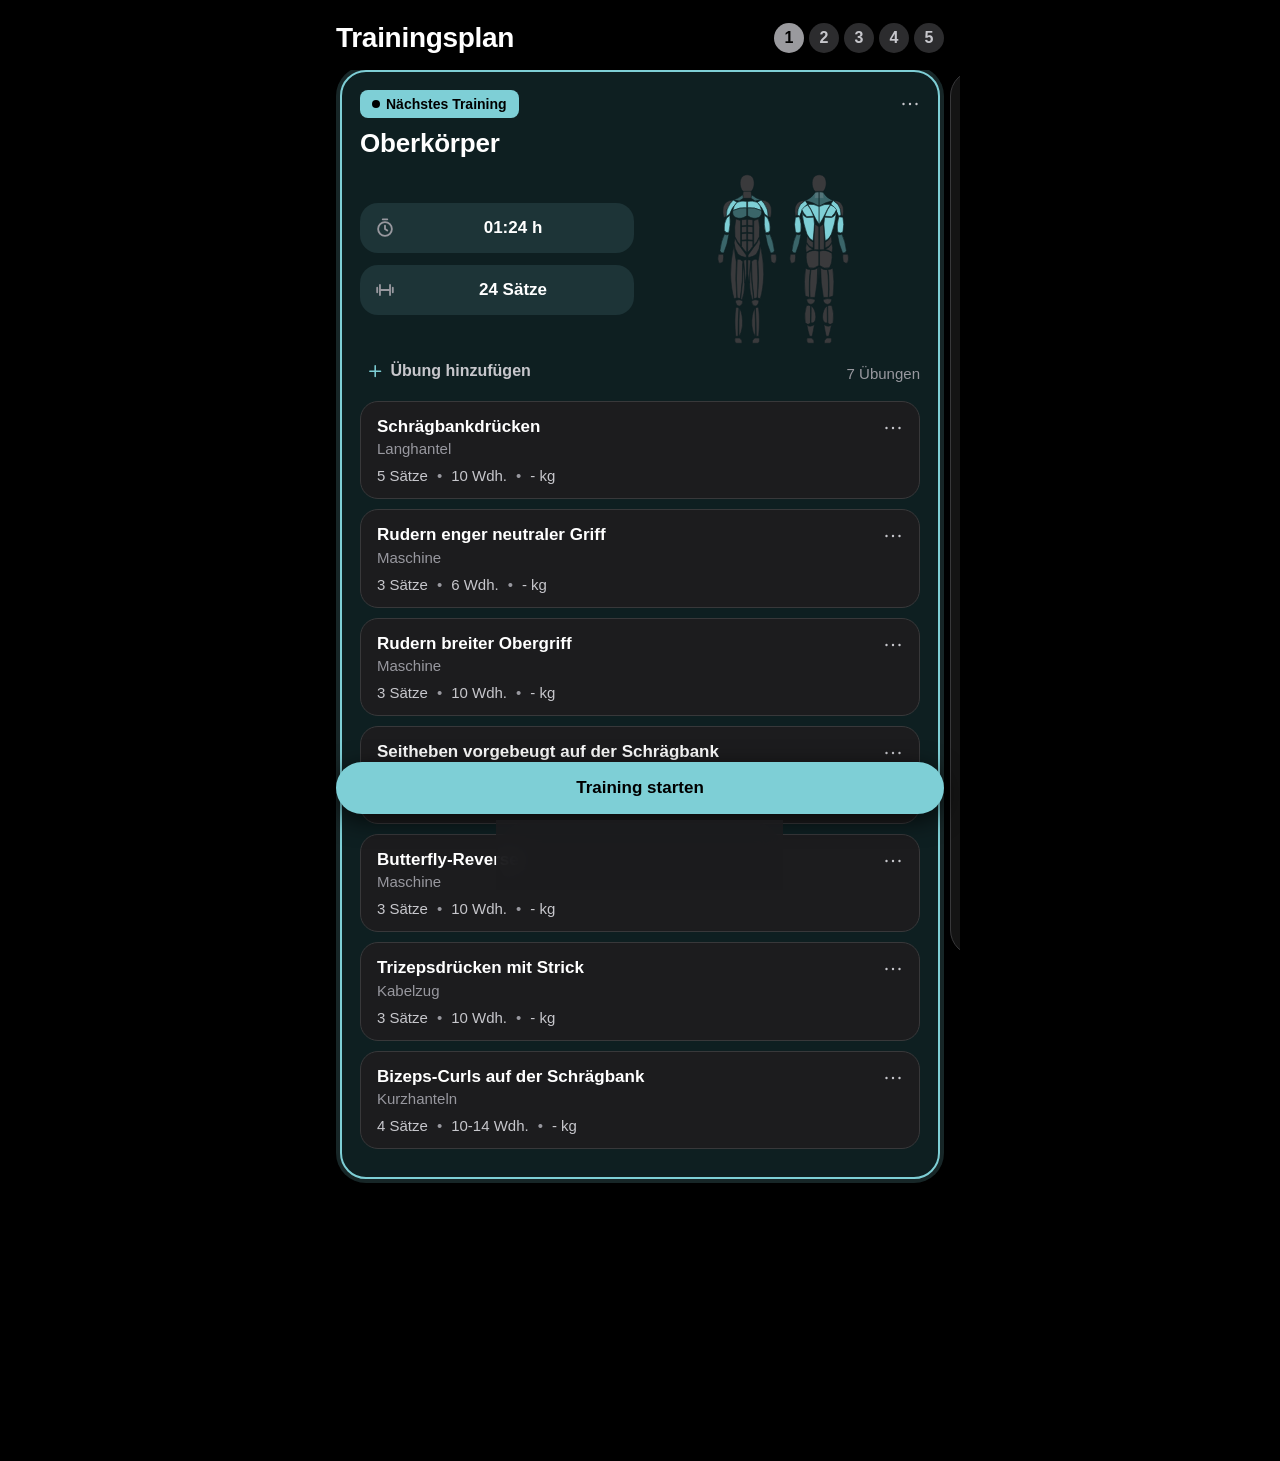
<file: index.html>
<!doctype html>
<html lang="de">
<head>
  <meta charset="utf-8">
  <meta name="viewport" content="width=device-width, initial-scale=1, viewport-fit=cover">
  <title>Gym Tracker</title>
  <meta name="theme-color" content="#000000">
  <meta name="apple-mobile-web-app-capable" content="yes">
  <meta name="mobile-web-app-capable" content="yes">
  <meta name="apple-mobile-web-app-status-bar-style" content="black-translucent">
  <meta name="apple-mobile-web-app-title" content="Gym">
  <link rel="manifest" href="manifest.webmanifest">
  <link rel="icon" href="icons/icon-192.png">
  <link rel="apple-touch-icon" href="icons/apple-touch-icon.png">
  <link rel="stylesheet" href="style.css">
</head>
<body>
  <main id="app"></main>

  <nav id="nav" class="nav">
    <button data-view="plan" data-icon="dumbbell" class="active">Training</button>
    <button data-view="calendar" data-icon="calendar">Kalender</button>
    <button data-view="data" data-icon="data">Daten</button>
  </nav>

  <div id="modal" class="modal hidden"><div class="modal-box" id="modal-box"></div></div>
  <div id="toast" class="toast" role="status" aria-live="polite"></div>

  <script src="plan.js"></script>
  <script src="coach.js"></script>
  <script src="app.js"></script>
</body>
</html>
</file>
<file: style.css>
:root {
  --bg: #000;
  --card: #1c1c1e;
  --card2: #2c2c2e;
  --card3: #3a3a3c;
  --border: #38383a;
  --line: #48484a;
  --text: #fff;
  --text-2: #c7c7cc;
  --muted: #98989f;
  --accent: #7ecfd6;
  --accent-dark: #2f5d63;
  --accent-bg: #1d3437;
  --accent-glow: rgba(126, 207, 214, .18);
  --green: #4caf50;
  --green-dark: #2e5e30;
  --green-bg: #1a2e1b;
  --red: #ff6b6b;
  --amber: #ffb454;
  --amber-bg: #3a2c14;
  --r-s: 12px;
  --r-m: 18px;
  --r-l: 26px;
  --r-full: 999px;
  --tap: 44px;
  --safe-top: env(safe-area-inset-top, 0px);
  --safe-bottom: env(safe-area-inset-bottom, 0px);
}

* { box-sizing: border-box; -webkit-tap-highlight-color: transparent; }

html, body {
  margin: 0;
  overflow-x: hidden;
  background: var(--bg);
  color: var(--text);
  font-family: -apple-system, BlinkMacSystemFont, "SF Pro Text", "Segoe UI", Roboto, sans-serif;
  font-size: 16px;
  -webkit-text-size-adjust: 100%;
}

body { padding-top: var(--safe-top); }
body.in-workout { padding-top: 0; }

main { padding: 12px 16px calc(180px + var(--safe-bottom)); max-width: 640px; margin: 0 auto; }
body.in-workout main { padding-bottom: calc(110px + var(--safe-bottom)); }

button { font: inherit; color: inherit; border: 0; background: none; cursor: pointer; }
button, input, a, select, label { touch-action: manipulation; }
input { font: inherit; }
a { color: var(--accent); }

/* Sichtbarer Fokus für Tastatur / Schaltersteuerung (nicht bei Touch) */
:focus-visible { outline: 2px solid var(--accent); outline-offset: 2px; }

h1 { font-size: 30px; margin: 10px 0 14px; letter-spacing: -.3px; }
h2 { font-size: 26px; margin: 10px 0 14px; letter-spacing: -.2px; }
.muted { color: var(--muted); }
.small { font-size: 14px; }
.hidden { display: none !important; }

svg.i {
  width: 1.15em; height: 1.15em; flex-shrink: 0;
  fill: none; stroke: currentColor; stroke-width: 2; stroke-linecap: round; stroke-linejoin: round;
}

/* ---------- Plan: Kopfzeile mit Trainings 1–5 ---------- */
.plan-head { display: flex; align-items: center; justify-content: space-between; gap: 8px; margin: 10px 0 16px; }
.plan-head h1 { margin: 0; font-size: clamp(20px, 6.6vw, 28px); white-space: nowrap; }
.tabs { display: flex; gap: 5px; flex-shrink: 0; max-width: 58%; overflow-x: auto; scrollbar-width: none; }
.tabs::-webkit-scrollbar { display: none; }
.tab {
  flex-shrink: 0; width: 30px; height: 30px; padding: 0; border-radius: 50%;
  display: flex; align-items: center; justify-content: center;
  background: var(--card2); color: var(--text-2); font-weight: 700; font-size: 16px;
}
.tab svg.i { width: 18px; height: 18px; stroke-width: 2.8; }
.tab.done { background: var(--accent-dark); color: #fff; }
.tab.active { background: #9a9a9e; color: #000; }
.tab.done.active { background: var(--accent); color: #000; }

/* ---------- Workout-Karten (horizontal wischbar) ---------- */
.slider {
  display: flex; gap: 10px; overflow-x: auto; scroll-snap-type: x mandatory;
  align-items: flex-start; scrollbar-width: none; margin: 0 -16px; padding: 0 20px;
  scroll-padding: 0 20px;
}
.slider::-webkit-scrollbar { display: none; }
/* Karte mittig mit 20 px Rand; bei 10 px Abstand schauen links/rechts 10 px der Nachbarkarten rein
   (wie im Original) -> man sieht, dass man wischen kann */
.wcard {
  flex: 0 0 100%; scroll-snap-align: center;
  background: #141414; border: 1px solid var(--border); border-radius: var(--r-l); padding: 18px;
}

.badge {
  display: inline-flex; align-items: center; gap: 6px;
  font-size: 13px; font-weight: 600; padding: 4px 10px; border-radius: 8px;
  background: var(--card2); color: var(--text-2);
}
/* Farbbedeutung: Akzent = als Nächstes / jetzt, Grün = erledigt */
.badge.next { background: var(--accent); color: #000; font-size: 14px; font-weight: 700; padding: 6px 12px; }
.badge.next::before {
  content: ''; width: 8px; height: 8px; border-radius: 50%; background: #000;
  animation: pulse 1.6s ease-in-out infinite;
}
.badge.done { background: var(--green); color: #000; }
@keyframes pulse { 50% { opacity: .3; } }

.card-top { display: flex; justify-content: space-between; align-items: center; }
.card-date { color: var(--muted); font-weight: 600; font-size: 14px; }

/* ---------- Nächster Trainingstag: deutlich hervorgehoben ---------- */
.wcard.next,
.wcard:has(.badge.next) {
  border: 2px solid var(--accent);
  background: #0e1f21;
  box-shadow: 0 0 0 4px var(--accent-glow);
}
.wcard.next .card-date,
.wcard:has(.badge.next) .card-date { color: var(--accent); font-size: 15px; }
.wcard.next .stat,
.wcard:has(.badge.next) .stat { background: var(--accent-bg); }

/* Dauer + Sätze links, Körperfigur rechts (wie im Original) */
.card-main { display: grid; grid-template-columns: 1fr 1fr; gap: 12px; align-items: center; margin-bottom: 4px; }
.stat-col { display: flex; flex-direction: column; gap: 12px; }
.stat-pill {
  display: flex; align-items: center; gap: 10px; min-height: 50px; padding: 0 14px;
  background: var(--card); border-radius: var(--r-m); font-weight: 600; font-size: 17px; font-variant-numeric: tabular-nums;
}
.stat-pill svg.i { width: 22px; height: 22px; color: var(--muted); }
.stat-pill span { flex: 1; text-align: center; }
.wcard.next .stat-pill, .wcard:has(.badge.next) .stat-pill { background: var(--accent-bg); }
.body { display: flex; justify-content: center; gap: 6px; }
.body svg { height: 172px; width: auto; max-width: 50%; }
.body path { fill: #3a3a3c; stroke: #141414; stroke-width: .7; stroke-linejoin: round; }
.body path.on { fill: var(--accent); }                       /* Hauptmuskel */
.body path.on2 { fill: var(--accent); fill-opacity: .4; }    /* arbeitet mit */
.wcard.next .body path, .wcard:has(.badge.next) .body path { stroke: #0e1f21; }
.add-row { display: flex; align-items: center; justify-content: space-between; margin-bottom: 4px; }
.add-row .muted { font-size: 15px; }
.ex-line .sep { margin: 0 9px; color: var(--muted); }

/* Nebenaktion: dezent, nur das Icon im Akzent */
.add-line {
  display: inline-flex; align-items: center; gap: 6px; min-height: var(--tap);
  color: var(--text-2); font-size: 16px; font-weight: 600; margin-bottom: 4px;
}
.add-line svg.i { color: var(--accent); }

.ex {
  background: var(--card); border: 1px solid var(--border); border-radius: var(--r-m);
  padding: 14px 16px; margin-bottom: 10px;
}
.ex-head { display: flex; justify-content: space-between; align-items: flex-start; gap: 8px; }
.ex-name { font-weight: 600; font-size: 17px; line-height: 1.25; }
.ex-equip { color: var(--muted); font-size: 15px; margin-top: 3px; }
.ex-line { color: var(--text-2); margin-top: 10px; font-size: 15px; }
.more {
  flex-shrink: 0; width: var(--tap); height: var(--tap); margin: -10px -12px -10px 0; border-radius: var(--r-full);
  display: flex; align-items: center; justify-content: center; color: var(--text-2);
}
.more svg.i { width: 24px; height: 24px; fill: currentColor; stroke: none; }
.more:active { background: var(--card2); }
.empty { color: var(--muted); text-align: center; padding: 20px 0; margin: 0; }

/* ---------- Buttons ---------- */
.btn {
  display: flex; align-items: center; justify-content: center; gap: 8px;
  width: 100%; min-height: 52px; padding: 14px; border-radius: var(--r-full);
  background: var(--accent); color: #000; font-weight: 700; font-size: 17px; text-align: center;
}
.btn:active { filter: brightness(.9); }
.btn:disabled { opacity: .4; }
.btn.secondary { background: var(--card2); color: var(--text); }
.btn.danger { background: transparent; color: var(--red); border: 1px solid var(--red); }
.btn.danger-fill { background: var(--red); color: #000; }
.btn.small { display: inline-flex; width: auto; min-height: var(--tap); padding: 8px 16px; font-size: 15px; }
.btn + .btn { margin-top: 10px; }
.btn-row { display: flex; gap: 8px; flex-wrap: wrap; margin-top: 12px; }
.btn-row .btn { margin-top: 0; }

.float {
  position: fixed; left: 16px; right: 16px; width: auto; bottom: calc(86px + var(--safe-bottom));
  max-width: 608px; margin: 0 auto; z-index: 5; box-shadow: 0 6px 24px rgba(0,0,0,.7);
}
body.in-workout .float { bottom: calc(16px + var(--safe-bottom)); }
body.typing .float { display: none; }

/* ---------- Navigation unten ---------- */
.nav {
  position: fixed; left: 50%; transform: translateX(-50%);
  bottom: calc(10px + var(--safe-bottom));
  display: flex; gap: 4px; padding: 6px; border-radius: var(--r-full);
  background: rgba(28, 28, 30, .92); border: 1px solid var(--border); z-index: 6;
  -webkit-backdrop-filter: blur(12px); backdrop-filter: blur(12px);
}
.nav button {
  display: flex; flex-direction: column; align-items: center; gap: 3px;
  min-width: 88px; min-height: 52px; padding: 7px 16px; border-radius: var(--r-full);
  font-size: 13px; font-weight: 600; color: var(--text-2);
}
.nav button svg.i { width: 24px; height: 24px; }
.nav button.active { background: var(--card2); color: var(--accent); }
body.in-workout .nav { display: none; }

/* ---------- Training läuft ---------- */
.wo-head {
  position: sticky; top: 0; z-index: 4; background: rgba(0, 0, 0, .94);
  -webkit-backdrop-filter: blur(12px); backdrop-filter: blur(12px);
  margin: 0 -16px 8px; padding: calc(var(--safe-top) + 10px) 16px 10px;
  display: flex; align-items: center; justify-content: space-between;
}
.wo-head h2 { margin: 0; font-size: 24px; }
.timer { font-variant-numeric: tabular-nums; color: var(--accent); font-weight: 700; font-size: 20px; }
.progress { height: 6px; background: var(--card2); border-radius: 3px; overflow: hidden; margin: 0 0 14px; }
.progress div { height: 100%; background: var(--accent); transition: width .25s; }

.set-row { display: grid; grid-template-columns: 26px 1fr 1fr 48px; gap: 8px; align-items: center; margin-top: 8px; }
.set-row.head { color: var(--muted); font-size: 13px; margin-top: 14px; text-align: center; }
.set-row.head div:first-child { text-align: left; }
.set-row .num { color: var(--muted); text-align: center; font-weight: 600; }
/* kg/Wdh.-Felder: Tippen öffnet das Zahlenrad */
.cell {
  width: 100%; height: 46px; padding: 0 6px; border-radius: var(--r-s); border: 1px solid var(--border);
  background: var(--card2); color: var(--text); text-align: center; font-size: 18px; font-weight: 600;
  font-variant-numeric: tabular-nums; white-space: nowrap; overflow: hidden; text-overflow: ellipsis;
}
.cell.ph { color: var(--muted); font-weight: 500; }               /* Wert vom letzten Mal */
.cell.empty { color: var(--muted); opacity: .6; font-size: 14px; font-weight: 500; }
.cell:active { border-color: var(--accent); }
.set-row.done .cell { border-color: var(--green-dark); background: var(--green-bg); color: var(--text); }
/* Abhaken: im Ruhezustand jetzt klar sichtbar (vorher Kontrast ~2,8:1) */
.check {
  width: 48px; height: 46px; border-radius: var(--r-s); background: var(--card2);
  border: 1px solid var(--line); display: flex; align-items: center; justify-content: center; color: var(--muted);
}
.check svg.i { width: 24px; height: 24px; stroke-width: 2.6; }
.set-row.done .check { background: var(--green); color: #000; border-color: var(--green); }
.ex.complete { border-color: var(--green-dark); }
.ex-actions { display: flex; justify-content: space-between; margin-top: 12px; }
.pill {
  display: inline-flex; align-items: center; gap: 4px; min-height: var(--tap); padding: 6px 16px;
  border-radius: var(--r-full); background: var(--card2); color: var(--text-2); font-size: 15px; font-weight: 600;
}
.pill svg.i { color: var(--accent); }
.pill.red, .pill.red svg.i { color: var(--red); }

.add-card {
  display: flex; align-items: center; justify-content: center; gap: 8px; width: 100%;
  min-height: 56px; border: 1.5px dashed var(--line); border-radius: var(--r-m);
  color: var(--text-2); font-weight: 600; font-size: 16px; margin-top: 4px;
}
.add-card svg.i { color: var(--accent); }
.add-card:active { background: var(--card); }

/* ---------- Kalender ---------- */
.cal-head { display: flex; align-items: center; justify-content: space-between; margin-bottom: 10px; }
.cal-head button { font-size: 28px; width: var(--tap); height: var(--tap); border-radius: var(--r-full); color: var(--accent); }
.cal-head button:active { background: var(--card2); }
.cal-title { font-weight: 700; font-size: 19px; }
.cal-grid { display: grid; grid-template-columns: repeat(7, 1fr); gap: 4px; text-align: center; }
.cal-grid .wd { color: var(--muted); font-size: 13px; padding: 4px 0; }
.day {
  aspect-ratio: 1; border-radius: var(--r-s); display: flex; flex-direction: column;
  align-items: center; justify-content: center; font-size: 15px; background: var(--card); position: relative;
}
.day.empty { background: transparent; }
.day.today { box-shadow: inset 0 0 0 1.5px var(--muted); font-weight: 700; }
.day.has { background: var(--accent-dark); font-weight: 700; }
/* Nächster geplanter Trainingstag (Klasse .next im JS setzen) */
.day.next { background: var(--accent-bg); box-shadow: inset 0 0 0 2px var(--accent); color: var(--accent); font-weight: 700; }
.day.sel { background: var(--accent); color: #000; }
/* Heute bleibt auch markiert, wenn der Tag ausgewählt ist */
.day.sel.today { box-shadow: inset 0 0 0 2px #000; }
.day .dots { font-size: 10px; line-height: 1; margin-top: 2px; letter-spacing: 1px; }
.month-sum { color: var(--muted); margin: 12px 0; font-size: 14px; }
.list-h { margin: 20px 0 10px; font-size: 18px; }

.session { background: var(--card); border: 1px solid var(--border); border-radius: var(--r-m); padding: 14px 16px; margin-bottom: 10px; }
.session-title { font-weight: 700; font-size: 18px; }
.session ul { padding-left: 18px; margin: 10px 0 0; color: var(--text-2); font-size: 15px; line-height: 1.4; }
.session li { margin-bottom: 4px; }

/* ---------- Daten ---------- */
.panel { background: var(--card); border: 1px solid var(--border); border-radius: var(--r-m); padding: 16px; margin-bottom: 14px; }
.panel h3 { margin: 0 0 6px; font-size: 17px; }
.panel p { margin: 0 0 12px; color: var(--muted); font-size: 14px; line-height: 1.45; }
.field, select {
  width: 100%; height: 48px; padding: 0 12px; border-radius: var(--r-s); background: var(--card2); color: var(--text);
  border: 1px solid var(--border); font: inherit; font-size: 17px;
}
.field:focus { outline: none; border-color: var(--accent); }

/* ---------- Modal / Bottom-Sheet ---------- */
.modal {
  position: fixed; inset: 0; background: rgba(0,0,0,.65); z-index: 20;
  display: flex; align-items: flex-end; justify-content: center;
}
.modal-box {
  width: 100%; max-width: 640px; max-height: calc(100% - 24px); overflow-y: auto; overscroll-behavior: contain;
  background: var(--card); border-radius: 24px 24px 0 0;
  padding: 10px 18px calc(18px + var(--safe-bottom));
  animation: sheet-in .22s ease-out;
}
.modal-box::before {
  content: ''; display: block; width: 38px; height: 5px; border-radius: 3px;
  background: var(--line); margin: 0 auto 14px;
}
@keyframes sheet-in { from { transform: translateY(30px); opacity: .4; } to { transform: none; opacity: 1; } }
.sheet-h { margin: 0 0 8px; font-size: 22px; }
.sheet-text { color: var(--muted); font-size: 15px; line-height: 1.45; margin: 0 0 18px; }
.sheet-title { color: var(--muted); font-size: 14px; font-weight: 600; text-align: center; margin: 0 0 12px; }
.sheet-btn {
  display: flex; align-items: center; gap: 12px; width: 100%; min-height: 52px; padding: 0 16px;
  border-radius: 14px; background: var(--card2); font-size: 17px; margin-bottom: 8px; text-align: left;
}
.sheet-btn svg.i { width: 22px; height: 22px; color: var(--accent); }
.sheet-btn.danger, .sheet-btn.danger svg.i { color: var(--red); }
.sheet-btn:disabled { opacity: .35; }
.sheet-btn:active { background: var(--card3); }
.big-check {
  width: 64px; height: 64px; border-radius: var(--r-full); margin: 6px auto 12px;
  background: var(--green); color: #000; display: flex; align-items: center; justify-content: center;
}
.big-check svg.i { width: 36px; height: 36px; stroke-width: 2.8; }

/* ---------- Formular "Übung hinzufügen" ---------- */
.form label:not(.check-line) { display: block; color: var(--muted); font-size: 13px; font-weight: 600; margin: 14px 0 6px; }
.suggest { display: flex; flex-wrap: wrap; gap: 6px; }
.suggest:not(:empty) { margin-top: 8px; }
.suggest button {
  min-height: 40px; padding: 8px 14px; border-radius: var(--r-full); background: var(--accent-bg); color: var(--accent);
  font-size: 14px; font-weight: 600; text-align: left;
}
.suggest small { color: var(--muted); font-weight: 400; }
.equip-chips { display: flex; flex-wrap: wrap; gap: 8px; }
.equip-chips button {
  min-height: var(--tap); padding: 8px 14px; border-radius: var(--r-full); background: var(--card2); color: var(--text); font-size: 15px;
}
.equip-chips button.on { background: var(--accent); color: #000; font-weight: 600; }
.form-row { display: grid; grid-template-columns: 1.25fr 1fr 1fr; gap: 10px; }
.form-row .field { text-align: center; }
.stepper {
  display: flex; align-items: center; height: 48px; border-radius: var(--r-s);
  background: var(--card2); border: 1px solid var(--border);
}
.stepper button { width: var(--tap); height: 100%; display: flex; align-items: center; justify-content: center; color: var(--accent); }
.stepper span { flex: 1; text-align: center; font-size: 18px; font-weight: 600; font-variant-numeric: tabular-nums; }
.hint { color: var(--muted); font-size: 13px; margin: 6px 0 0; }
.check-line { display: flex; gap: 12px; align-items: center; min-height: var(--tap); margin-top: 16px; color: var(--text); font-size: 15px; line-height: 1.3; }
.check-line input { width: 24px; height: 24px; flex-shrink: 0; accent-color: var(--accent); }
.form-error { color: var(--red); font-size: 14px; min-height: 20px; margin: 10px 0 6px; }

/* ---------- Toast ---------- */
.toast {
  position: fixed; left: 50%; top: calc(var(--safe-top) + 10px); z-index: 30;
  width: max-content; max-width: calc(100vw - 32px); padding: 12px 18px; border-radius: 22px;
  background: var(--card3); color: var(--text); font-size: 15px; font-weight: 500; text-align: center;
  box-shadow: 0 6px 24px rgba(0,0,0,.5);
  transform: translate(-50%, calc(-100% - 20px - var(--safe-top))); transition: transform .25s ease;
  pointer-events: none;
}
.toast.show { transform: translate(-50%, 0); }

/* ---------- Weniger Bewegung, wenn im System eingestellt ---------- */
@media (prefers-reduced-motion: reduce) {
  .modal-box, .badge.next::before { animation: none; }
  .toast, .progress div { transition: none; }
}

/* ---------- Links ---------- */
.link { color: var(--accent); font-size: 15px; font-weight: 600; padding: 8px 0; min-height: var(--tap); }

/* ---------- Trainingstage ---------- */
.card-top-r { display: flex; align-items: center; gap: 2px; }
.card-top-r .more { margin: -10px -12px -10px 0; }
.wcard.add-day {
  display: flex; flex-direction: column; align-items: center; justify-content: center; gap: 10px;
  min-height: 300px; border: 1.5px dashed var(--line); background: transparent; text-align: center;
}
.wcard.add-day .muted { font-size: 14px; max-width: 240px; margin: 0; line-height: 1.4; }
.add-day-btn {
  display: flex; flex-direction: column; align-items: center; gap: 10px;
  color: var(--text-2); font-size: 17px; font-weight: 600; padding: 12px;
}
.add-day-btn svg.i { width: 44px; height: 44px; padding: 10px; border-radius: 50%; background: var(--accent-bg); color: var(--accent); }

/* ---------- Empfehlung (Symbol an der Übung) ---------- */
.rec {
  display: inline-flex; align-items: center; gap: 6px; min-height: 32px; margin-top: 10px; padding: 5px 12px;
  border-radius: var(--r-full); font-size: 14px; font-weight: 600;
}
.rec svg.i { width: 18px; height: 18px; }
.rec-up, .rec-reps { background: var(--green-bg); color: var(--green); }
.rec-down { background: var(--amber-bg); color: var(--amber); }
.rec-box { background: var(--card2); border-radius: var(--r-m); padding: 14px; border-left: 3px solid var(--line); }
.rec-box.rec-up, .rec-box.rec-reps { border-left-color: var(--green); background: var(--card2); color: var(--text); }
.rec-box.rec-down { border-left-color: var(--amber); background: var(--card2); color: var(--text); }
.rec-title { display: flex; align-items: center; gap: 8px; font-weight: 700; font-size: 17px; margin-bottom: 6px; }
.rec-box.rec-up .rec-title svg.i, .rec-box.rec-reps .rec-title svg.i { color: var(--green); }
.rec-box.rec-down .rec-title svg.i { color: var(--amber); }
.rec-box.tip { border-left-color: var(--accent); }
.rec-box.tip .rec-title svg.i { color: var(--accent); }
.rec.tip { background: var(--accent-bg); color: var(--accent); }
.rec-box p { margin: 0; color: var(--text-2); font-size: 15px; line-height: 1.45; }
.rec-box .btn { margin-top: 12px; }
.rec-src { color: var(--muted); font-size: 12px; line-height: 1.4; margin: 8px 2px 0; }

/* ---------- Tendenz ---------- */
.trend { font-size: 13px; font-weight: 700; white-space: nowrap; font-variant-numeric: tabular-nums; }
.trend.up { color: var(--green); }
.trend.down { color: var(--red); }
.trend.same, .trend.new { color: var(--muted); }
.trend-sum { display: flex; flex-wrap: wrap; align-items: center; gap: 12px; margin-top: 8px; font-size: 14px; }
.trend-sum .trend { font-size: 15px; }
.trend-sum .muted { font-size: 13px; }
.session .ex-list { list-style: none; padding: 0; margin: 12px 0 0; }
.ex-list li { padding: 8px 0; border-top: 1px solid var(--border); }
.li-head { display: flex; justify-content: space-between; align-items: baseline; gap: 10px; font-size: 15px; }
.li-sets { color: var(--muted); font-size: 14px; margin-top: 2px; line-height: 1.4; }
.legend { color: var(--muted); font-size: 12px; line-height: 1.5; margin: 6px 2px; }
.btn.icon-only { padding: 8px 14px; }
.btn.icon-only svg.i { width: 20px; height: 20px; }

/* ---------- Verlauf ---------- */
.hist { list-style: none; padding: 0; margin: 0; }
.hist li { padding: 10px 0; border-bottom: 1px solid var(--border); }
.hist-top { display: flex; justify-content: space-between; gap: 10px; font-weight: 600; font-size: 15px; }
.hist-sets { color: var(--muted); font-size: 14px; margin-top: 3px; line-height: 1.4; }

/* ---------- Zahlenrad ---------- */
.pk-tabs { display: grid; grid-template-columns: 1fr 1fr; gap: 8px; margin-bottom: 10px; }
.pk-tabs button {
  display: flex; flex-direction: column; align-items: center; gap: 2px; min-height: 60px; padding: 8px;
  border-radius: var(--r-m); background: var(--card2); border: 2px solid transparent;
}
.pk-tabs small { color: var(--muted); font-size: 13px; font-weight: 600; }
.pk-tabs b { font-size: 20px; font-variant-numeric: tabular-nums; }
.pk-tabs button.on { border-color: var(--accent); background: var(--accent-bg); }
.wheel { position: relative; height: 220px; margin: 4px 0; }
.wheel-band {
  position: absolute; left: 0; right: 0; top: 88px; height: 44px; border-radius: var(--r-s);
  background: var(--card2); border: 1px solid var(--line); pointer-events: none;
}
.wheel-scroll {
  position: relative; height: 220px; overflow-y: scroll; scroll-snap-type: y mandatory;
  padding: 88px 0; scrollbar-width: none; overscroll-behavior: contain;
  -webkit-mask-image: linear-gradient(transparent, #000 30%, #000 70%, transparent);
  mask-image: linear-gradient(transparent, #000 30%, #000 70%, transparent);
}
.wheel-scroll::-webkit-scrollbar { display: none; }
.wheel-scroll:focus { outline: none; }
.wheel-item {
  height: 44px; line-height: 44px; text-align: center; scroll-snap-align: center;
  font-size: 21px; color: var(--muted); font-variant-numeric: tabular-nums; cursor: pointer;
}
.wheel-item.sel { color: var(--text); font-size: 26px; font-weight: 700; }
.pk-input { height: 64px; font-size: 30px; font-weight: 700; text-align: center; margin: 4px 0; }
.pk-meta { display: flex; justify-content: space-between; align-items: center; gap: 10px; font-size: 13px; line-height: 1.35; }
.pk-meta .link { flex-shrink: 0; }

/* ---------- Effekt: Übung geschafft ---------- */
.done-badge {
  position: relative; display: inline-flex; align-items: center; gap: 3px; margin-left: 8px; padding: 2px 8px 2px 6px;
  border-radius: var(--r-full); background: var(--green-bg); color: var(--green);
  font-size: 12px; font-weight: 700; vertical-align: 2px;
}
.done-badge svg.i { width: 13px; height: 13px; stroke-width: 3; }
.ex.celebrate { animation: ex-pop .6s ease-out; }
.ex.celebrate .done-badge { animation: badge-pop .5s cubic-bezier(.3, 1.6, .5, 1); }
@keyframes ex-pop {
  0% { box-shadow: 0 0 0 0 rgba(76, 175, 80, .55); transform: scale(1); }
  35% { box-shadow: 0 0 0 8px rgba(76, 175, 80, .25); transform: scale(1.02); }
  100% { box-shadow: 0 0 0 14px rgba(76, 175, 80, 0); transform: scale(1); }
}
@keyframes badge-pop { 0% { transform: scale(0); } 100% { transform: scale(1); } }
.burst { position: absolute; left: 50%; top: 50%; width: 0; height: 0; pointer-events: none; }
.burst i {
  position: absolute; width: 7px; height: 7px; margin: -3.5px; border-radius: 2px; background: var(--c);
  animation: burst .85s cubic-bezier(.2, .7, .3, 1) forwards;
}
.burst i:nth-child(even) { border-radius: 50%; width: 6px; height: 6px; }
@keyframes burst {
  0% { transform: translate(0, 0) scale(.4) rotate(0); opacity: 1; }
  70% { opacity: 1; }
  100% { transform: translate(var(--dx), var(--dy)) scale(1) rotate(160deg); opacity: 0; }
}
.btn.float.ready { animation: ready 1.8s ease-in-out infinite; }
@keyframes ready {
  0%, 100% { box-shadow: 0 6px 24px rgba(0,0,0,.7), 0 0 0 0 var(--accent-glow); }
  50% { box-shadow: 0 6px 24px rgba(0,0,0,.7), 0 0 0 8px var(--accent-glow); }
}

@media (prefers-reduced-motion: reduce) {
  .ex.celebrate, .ex.celebrate .done-badge, .btn.float.ready { animation: none; }
  .burst { display: none; }
}
</file>
